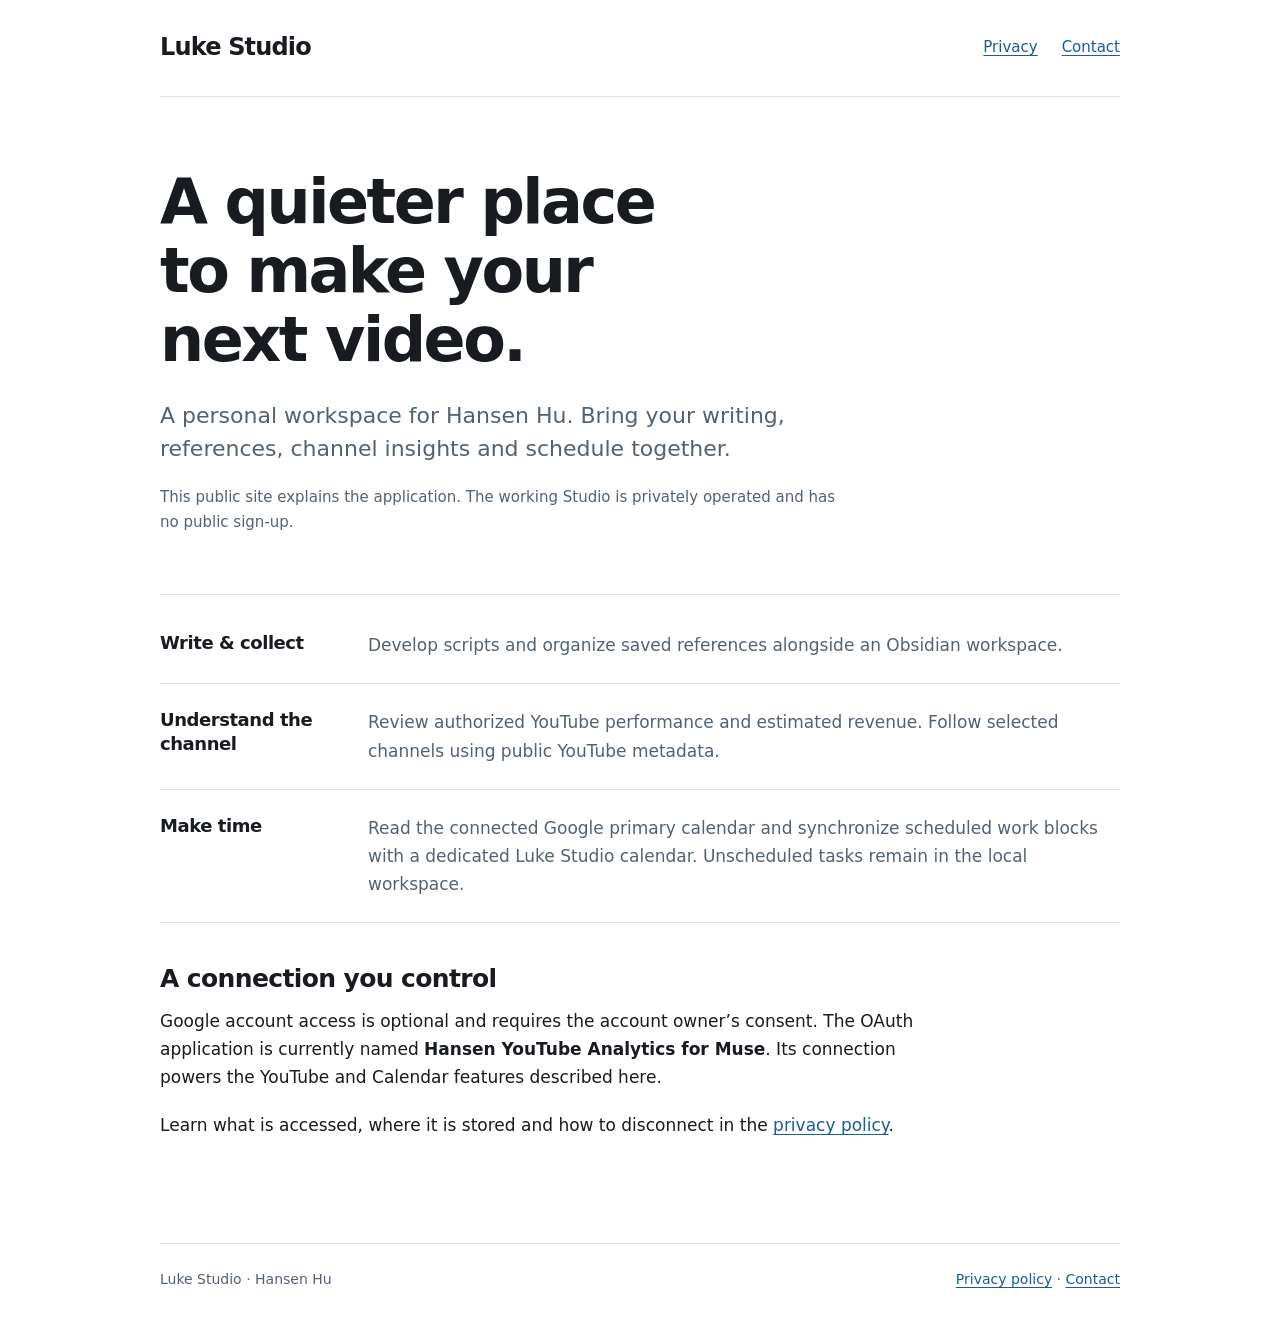
<file: index.html>
<!doctype html>
<html lang="en"><head><meta charset="utf-8"><meta name="viewport" content="width=device-width, initial-scale=1"><meta name="description" content="Luke Studio is a private creator workspace for Hansen Hu, with writing, references, channel analytics and scheduling."><meta name="referrer" content="strict-origin-when-cross-origin"><title>Luke Studio · Personal creator workspace</title><link rel="stylesheet" href="site.css"></head>
<body><header><a class="brand" href="./">Luke Studio</a><nav aria-label="Site navigation"><a href="privacy/">Privacy</a><a href="mailto:itshansenhu@gmail.com">Contact</a></nav></header>
<main><section class="intro"><h1>A quieter place to make your next video.</h1><p class="lead">A personal workspace for Hansen Hu. Bring your writing, references, channel insights and schedule together.</p><p class="note">This public site explains the application. The working Studio is privately operated and has no public sign-up.</p></section>
<div class="rows"><section class="row"><h2>Write & collect</h2><p>Develop scripts and organize saved references alongside an Obsidian workspace.</p></section><section class="row"><h2>Understand the channel</h2><p>Review authorized YouTube performance and estimated revenue. Follow selected channels using public YouTube metadata.</p></section><section class="row"><h2>Make time</h2><p>Read the connected Google primary calendar and synchronize scheduled work blocks with a dedicated Luke Studio calendar. Unscheduled tasks remain in the local workspace.</p></section></div>
<h2>A connection you control</h2><p>Google account access is optional and requires the account owner’s consent. The OAuth application is currently named <strong>Hansen YouTube Analytics for Muse</strong>. Its connection powers the YouTube and Calendar features described here.</p><p>Learn what is accessed, where it is stored and how to disconnect in the <a href="privacy/">privacy policy</a>.</p></main>
<footer><span>Luke Studio · Hansen Hu</span><span><a href="privacy/">Privacy policy</a> · <a href="mailto:itshansenhu@gmail.com">Contact</a></span></footer></body></html>
</file>
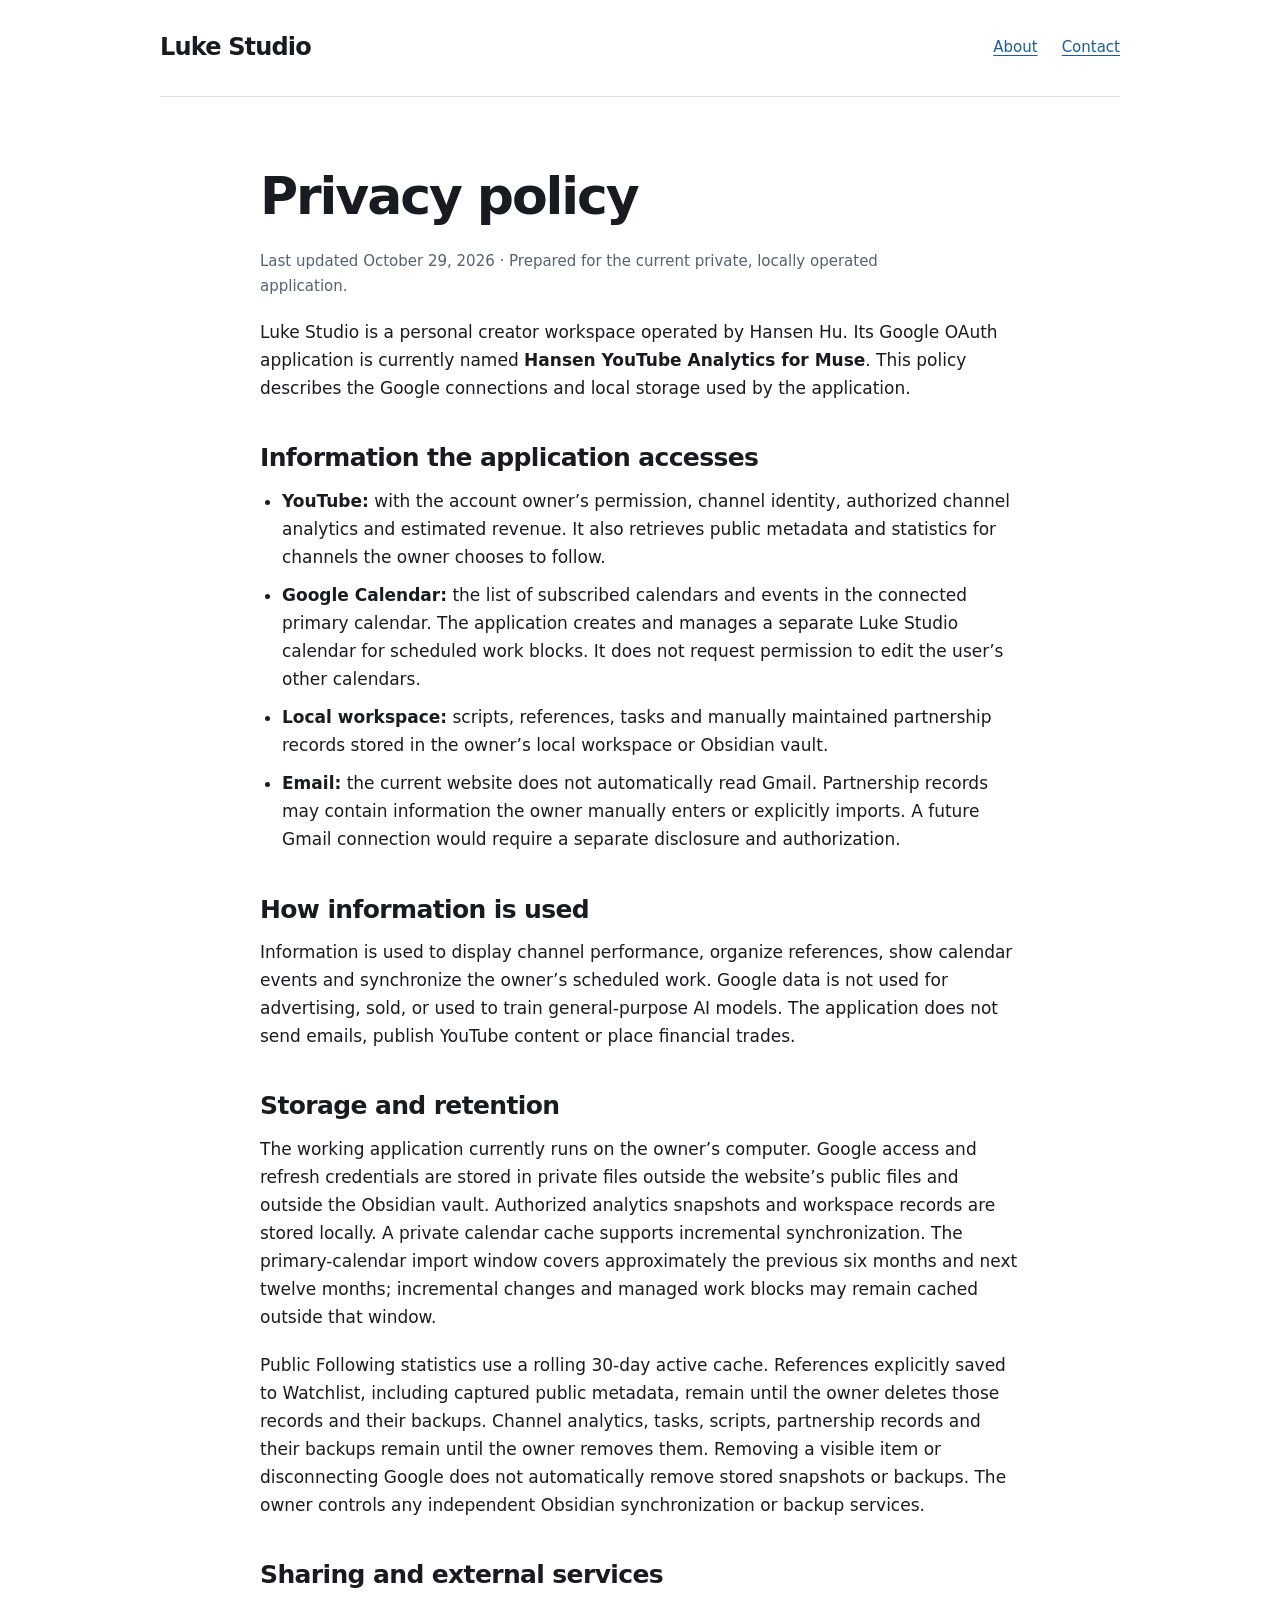
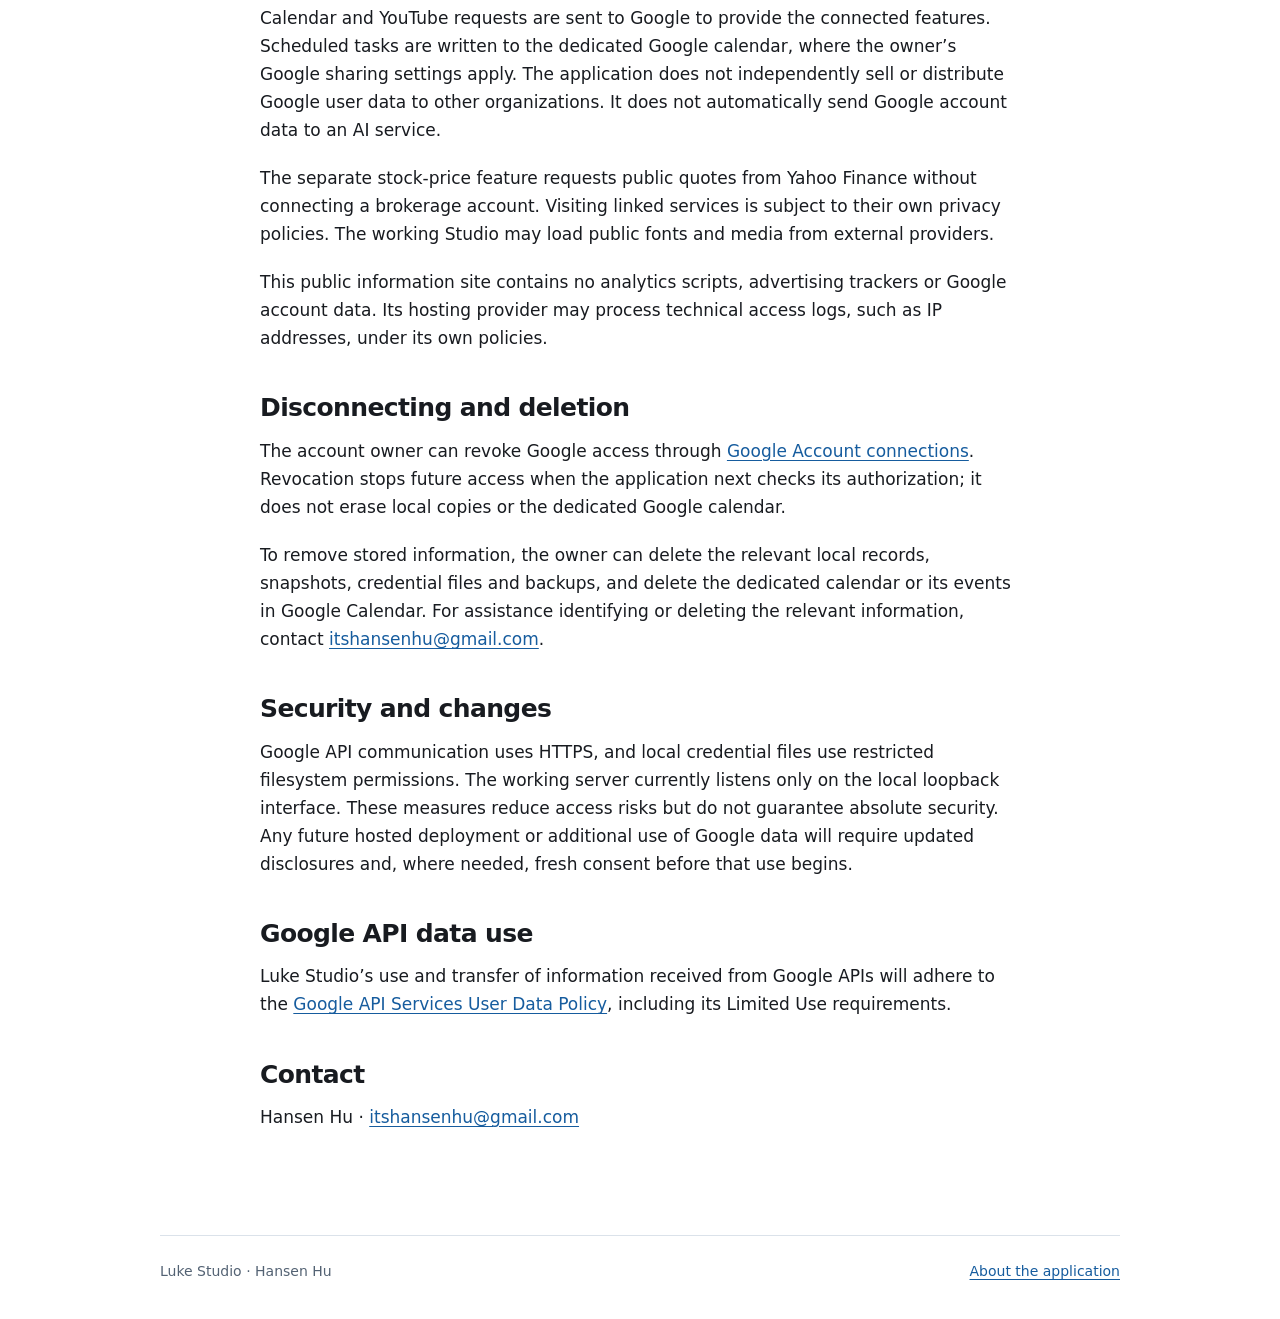
<file: privacy/index.html>
<!doctype html>
<html lang="en"><head><meta charset="utf-8"><meta name="viewport" content="width=device-width, initial-scale=1"><meta name="description" content="How Luke Studio accesses, uses, stores and deletes Google account and local workspace data."><meta name="referrer" content="strict-origin-when-cross-origin"><title>Privacy policy · Luke Studio</title><link rel="stylesheet" href="../site.css"></head>
<body><header><a class="brand" href="../">Luke Studio</a><nav aria-label="Site navigation"><a href="../">About</a><a href="mailto:itshansenhu@gmail.com">Contact</a></nav></header>
<main class="policy"><h1>Privacy policy</h1><p class="note">Last updated October 29, 2026 · Prepared for the current private, locally operated application.</p><p>Luke Studio is a personal creator workspace operated by Hansen Hu. Its Google OAuth application is currently named <strong>Hansen YouTube Analytics for Muse</strong>. This policy describes the Google connections and local storage used by the application.</p>
<h2>Information the application accesses</h2><ul><li><strong>YouTube:</strong> with the account owner’s permission, channel identity, authorized channel analytics and estimated revenue. It also retrieves public metadata and statistics for channels the owner chooses to follow.</li><li><strong>Google Calendar:</strong> the list of subscribed calendars and events in the connected primary calendar. The application creates and manages a separate Luke Studio calendar for scheduled work blocks. It does not request permission to edit the user’s other calendars.</li><li><strong>Local workspace:</strong> scripts, references, tasks and manually maintained partnership records stored in the owner’s local workspace or Obsidian vault.</li><li><strong>Email:</strong> the current website does not automatically read Gmail. Partnership records may contain information the owner manually enters or explicitly imports. A future Gmail connection would require a separate disclosure and authorization.</li></ul>
<h2>How information is used</h2><p>Information is used to display channel performance, organize references, show calendar events and synchronize the owner’s scheduled work. Google data is not used for advertising, sold, or used to train general-purpose AI models. The application does not send emails, publish YouTube content or place financial trades.</p>
<h2>Storage and retention</h2><p>The working application currently runs on the owner’s computer. Google access and refresh credentials are stored in private files outside the website’s public files and outside the Obsidian vault. Authorized analytics snapshots and workspace records are stored locally. A private calendar cache supports incremental synchronization. The primary-calendar import window covers approximately the previous six months and next twelve months; incremental changes and managed work blocks may remain cached outside that window.</p><p>Public Following statistics use a rolling 30-day active cache. References explicitly saved to Watchlist, including captured public metadata, remain until the owner deletes those records and their backups. Channel analytics, tasks, scripts, partnership records and their backups remain until the owner removes them. Removing a visible item or disconnecting Google does not automatically remove stored snapshots or backups. The owner controls any independent Obsidian synchronization or backup services.</p>
<h2>Sharing and external services</h2><p>Calendar and YouTube requests are sent to Google to provide the connected features. Scheduled tasks are written to the dedicated Google calendar, where the owner’s Google sharing settings apply. The application does not independently sell or distribute Google user data to other organizations. It does not automatically send Google account data to an AI service.</p><p>The separate stock-price feature requests public quotes from Yahoo Finance without connecting a brokerage account. Visiting linked services is subject to their own privacy policies. The working Studio may load public fonts and media from external providers.</p><p>This public information site contains no analytics scripts, advertising trackers or Google account data. Its hosting provider may process technical access logs, such as IP addresses, under its own policies.</p>
<h2>Disconnecting and deletion</h2><p>The account owner can revoke Google access through <a href="https://myaccount.google.com/connections" rel="noreferrer">Google Account connections</a>. Revocation stops future access when the application next checks its authorization; it does not erase local copies or the dedicated Google calendar.</p><p>To remove stored information, the owner can delete the relevant local records, snapshots, credential files and backups, and delete the dedicated calendar or its events in Google Calendar. For assistance identifying or deleting the relevant information, contact <a href="mailto:itshansenhu@gmail.com">itshansenhu@gmail.com</a>.</p>
<h2>Security and changes</h2><p>Google API communication uses HTTPS, and local credential files use restricted filesystem permissions. The working server currently listens only on the local loopback interface. These measures reduce access risks but do not guarantee absolute security. Any future hosted deployment or additional use of Google data will require updated disclosures and, where needed, fresh consent before that use begins.</p><h2>Google API data use</h2><p>Luke Studio’s use and transfer of information received from Google APIs will adhere to the <a href="https://developers.google.com/terms/api-services-user-data-policy" rel="noreferrer">Google API Services User Data Policy</a>, including its Limited Use requirements.</p><h2>Contact</h2><p>Hansen Hu · <a href="mailto:itshansenhu@gmail.com">itshansenhu@gmail.com</a></p></main>
<footer><span>Luke Studio · Hansen Hu</span><span><a href="../">About the application</a></span></footer></body></html>
</file>
<file: site.css>
:root{color-scheme:light;--ink:#181b20;--muted:#536273;--line:#dbe2ea;--blue:#165c9e;--paper:#fff}*{box-sizing:border-box}body{margin:0;background:var(--paper);color:var(--ink);font-family:system-ui,-apple-system,BlinkMacSystemFont,"Segoe UI",sans-serif;font-size:17px;line-height:1.65}a{color:var(--blue);text-underline-offset:.2em}a:hover{text-decoration-thickness:2px}a:focus-visible{outline:3px solid #0969da;outline-offset:5px;border-radius:2px}::selection{background:#d4e8fb;color:#111}header,main,footer{width:min(100% - 48px,960px);margin-inline:auto}header{display:flex;justify-content:space-between;align-items:center;gap:24px;padding-block:28px;border-bottom:1px solid var(--line)}.brand{font-weight:750;letter-spacing:-.035em;font-size:24px;color:var(--ink);text-decoration:none}nav{display:flex;gap:24px;font-size:15px}main{padding-block:70px 84px}h1{font-size:clamp(36px,6vw,62px);font-weight:680;line-height:1.12;letter-spacing:-.04em;margin:0 0 24px;max-width:16ch;text-wrap:balance}h2{font-size:25px;line-height:1.3;letter-spacing:-.025em;margin:40px 0 12px}p,ul{max-width:72ch;margin:0 0 20px}.lead{font-size:22px;line-height:1.5;max-width:52ch;color:var(--muted)}.intro{padding-bottom:40px;border-bottom:1px solid var(--line)}.rows{margin-top:12px}.row{display:grid;grid-template-columns:180px 1fr;gap:28px;padding:24px 0;border-bottom:1px solid var(--line)}.row h2{font-size:18px;margin:0}.row p{margin:0;color:var(--muted)}.note{font-size:15px;color:var(--muted)}.policy{max-width:760px}.policy h1{font-size:clamp(36px,5vw,52px);max-width:none}.policy ul{padding-left:22px}.policy li{margin-bottom:10px}.policy strong{font-weight:650}footer{border-top:1px solid var(--line);padding-block:24px 36px;color:var(--muted);font-size:14px;display:flex;justify-content:space-between;gap:20px;flex-wrap:wrap}@media(max-width:600px){header,main,footer{width:calc(100% - 36px)}header{padding-block:22px;align-items:flex-start}.brand{font-size:21px}nav{gap:16px;font-size:14px}main{padding-block:44px 56px}.lead{font-size:20px}.row{grid-template-columns:1fr;gap:8px}}
</file>
